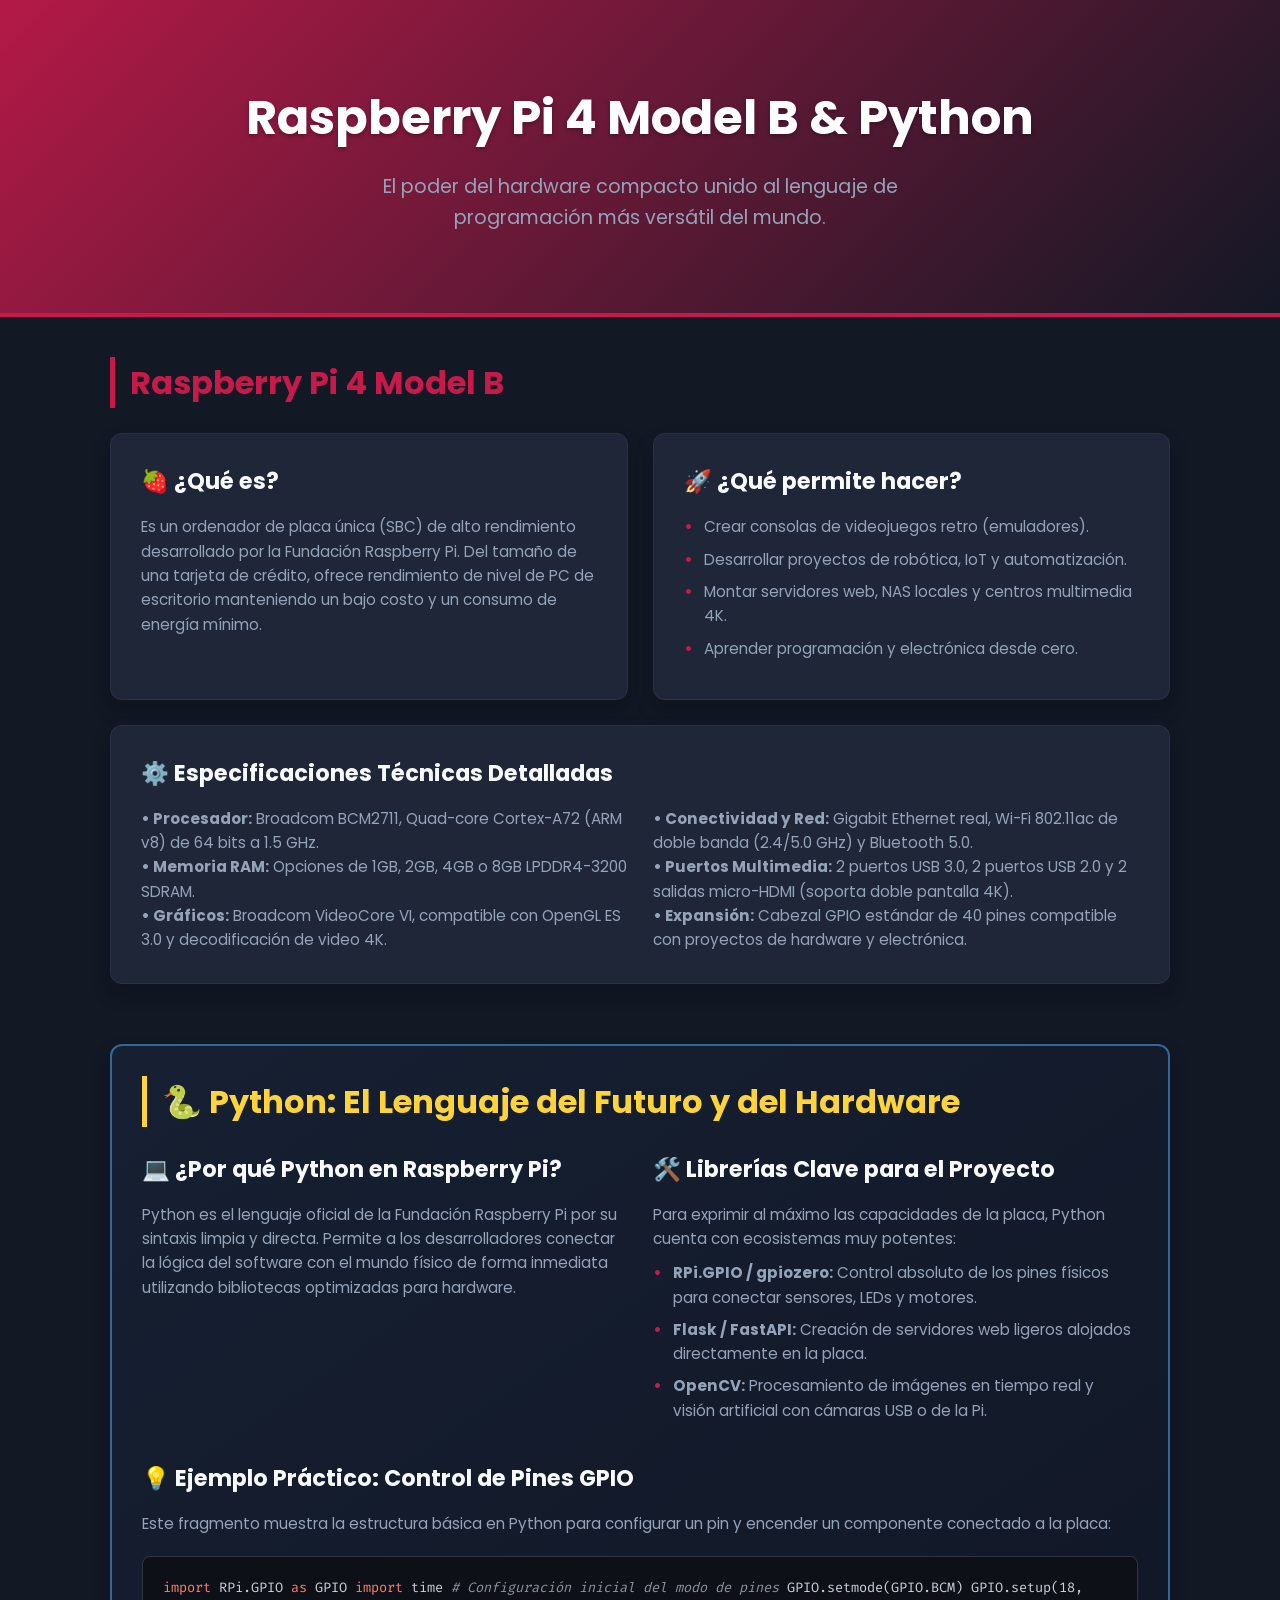
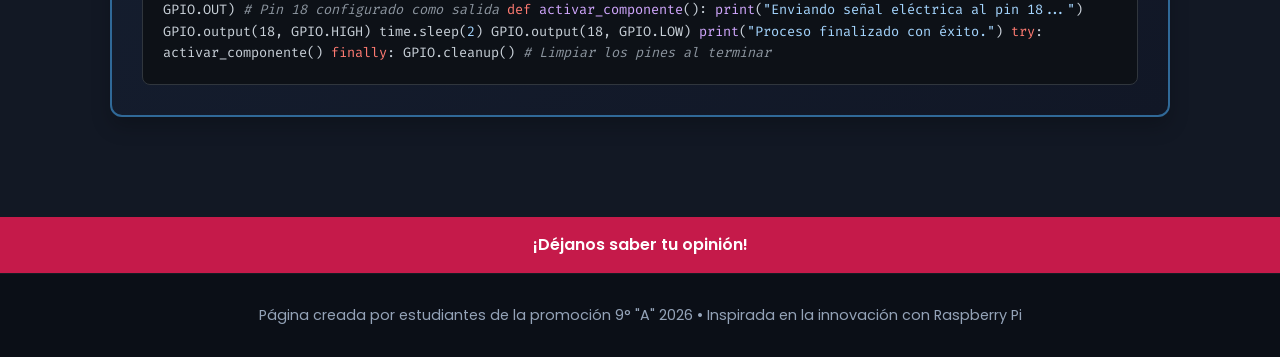
<file: index.html>
<!DOCTYPE html>
<html lang="es">
<head>
    <meta charset="UTF-8">
    <meta name="viewport" content="width=device-width, initial-scale=1.0">
    <title>Raspberry Pi 4 model B & Python | El Futuro del Código</title>
    
    <link href="https://fonts.googleapis.com/css2?family=Poppins:wght@300;400;600;700&family=Fira+Code:wght@400;600&display=swap" rel="stylesheet">
    
    <style>
        :root {
            --primary: #c51a4a;
            --primary-dark: #921033;
            --python-blue: #306998;
            --python-yellow: #ffd43b;
            --dark-bg: #121824;
            --card-bg: #1e2638;
            --text-light: #f8fafc;
            --text-muted: #94a3b8;
        }

        * {
            margin: 0;
            padding: 0;
            box-sizing: border-box;
        }

        body {
            font-family: 'Poppins', sans-serif;
            background-color: var(--dark-bg);
            color: var(--text-light);
            line-height: 1.6;
            overflow-x: hidden;
        }

        header {
            background: linear-gradient(135deg, rgba(197, 26, 74, 0.9), rgba(18, 24, 36, 0.9)), url('https://images.unsplash.com/photo-1629654297299-c8506221ca97?auto=format&fit=crop&w=1920&q=80') no-repeat center center/cover;
            padding: 80px 20px;
            text-align: center;
            border-bottom: 4px solid var(--primary);
        }

        header h1 {
            font-size: 3rem;
            font-weight: 700;
            margin-bottom: 15px;
            color: #fff;
            text-shadow: 0 2px 4px rgba(0,0,0,0.3);
        }

        header p {
            font-size: 1.2rem;
            color: var(--text-muted);
            max-width: 600px;
            margin: 0 auto;
        }

        .container {
            max-width: 1100px;
            margin: 0 auto;
            padding: 40px 20px;
        }

        section {
            margin-bottom: 60px;
        }

        h2 {
            font-size: 2rem;
            margin-bottom: 25px;
            color: var(--primary);
            border-left: 5px solid var(--primary);
            padding-left: 15px;
        }

        .grid-2 {
            display: grid;
            grid-template-columns: repeat(auto-fit, minmax(300px, 1fr));
            gap: 25px;
        }

        .card {
            background-color: var(--card-bg);
            border-radius: 12px;
            padding: 30px;
            box-shadow: 0 10px 20px rgba(0,0,0,0.2);
            transition: transform 0.3s ease, box-shadow 0.3s ease;
            border: 1px solid rgba(255,255,255,0.05);
        }

        .card:hover {
            transform: translateY(-5px);
            box-shadow: 0 15px 30px rgba(197, 26, 74, 0.2);
        }

        .card h3 {
            font-size: 1.4rem;
            margin-bottom: 15px;
            color: var(--text-light);
            display: flex;
            align-items: center;
            gap: 10px;
        }

        .card p, .card ul {
            color: var(--text-muted);
            font-size: 0.95rem;
        }

        .card ul {
            list-style-type: none;
            margin-top: 10px;
        }

        .card ul li {
            margin-bottom: 8px;
            position: relative;
            padding-left: 20px;
        }

        .card ul li::before {
            content: "•";
            color: var(--primary);
            font-weight: bold;
            position: absolute;
            left: 0;
        }

        .python-highlight {
            background: linear-gradient(145deg, #162032, #111726);
            border: 2px solid var(--python-blue);
        }

        .python-highlight h2 {
            color: var(--python-yellow);
            border-left-color: var(--python-yellow);
        }

        .code-box {
            background-color: #0d1117;
            border: 1px solid #30363d;
            border-radius: 8px;
            padding: 20px;
            font-family: 'Fira Code', monospace;
            font-size: 0.85rem;
            color: #c9d1d9;
            margin-top: 20px;
            overflow-x: auto;
        }

        .keyword { color: #ff7b72; }
        .string { color: #a5d6ff; }
        .func { color: #d2a8ff; }
        .comment { color: #8b949e; font-style: italic; }

        nav {
            background-color: var(--primary);
            padding: 15px 0;
            text-align: center;
        }

        nav ul {
            list-style: none;
            display: flex;
            justify-content: center;
            align-items: center;
            gap: 30px;
            flex-wrap: wrap;
        }

        nav ul li a {
            color: #fff;
            text-decoration: none;
            font-weight: 600;
            transition: color 0.3s ease;
        }

        nav ul li a:hover {
            color: var(--python-yellow);
        }

        .btn-logout {
            background-color: var(--primary-dark);
            padding: 8px 16px;
            border-radius: 6px;
            border: 1px solid rgba(255,255,255,0.2);
            transition: background-color 0.3s ease, transform 0.2s ease, box-shadow 0.3s ease !important;
        }

        .btn-logout:hover {
            background-color: #720c27;
            transform: translateY(-2px);
            box-shadow: 0 4px 12px rgba(0,0,0,0.3);
            color: #fff !important;
        }

        footer {
            text-align: center;
            padding: 30px;
            background-color: #0b0f17;
            color: var(--text-muted);
            font-size: 0.9rem;
            border-top: 1px solid rgba(255,255,255,0.05);
        }

        @media (max-width: 768px) {
            header h1 { font-size: 2.2rem; }
            .container { padding: 20px 15px; }
        }
    </style>
</head>
<body>

    <header>
        <h1>Raspberry Pi 4 Model B & Python</h1>
        <p>El poder del hardware compacto unido al lenguaje de programación más versátil del mundo.</p>
    </header>

    <div class="container">
        
        <section>
            <h2>Raspberry Pi 4 Model B</h2>
            <div class="grid-2">
                <div class="card">
                    <h3>🍓 ¿Qué es?</h3>
                    <p>Es un ordenador de placa única (SBC) de alto rendimiento desarrollado por la Fundación Raspberry Pi. Del tamaño de una tarjeta de crédito, ofrece rendimiento de nivel de PC de escritorio manteniendo un bajo costo y un consumo de energía mínimo.</p>
                </div>
                <div class="card">
                    <h3>🚀 ¿Qué permite hacer?</h3>
                    <ul>
                        <li>Crear consolas de videojuegos retro (emuladores).</li>
                        <li>Desarrollar proyectos de robótica, IoT y automatización.</li>
                        <li>Montar servidores web, NAS locales y centros multimedia 4K.</li>
                        <li>Aprender programación y electrónica desde cero.</li>
                    </ul>
                </div>
            </div>

            <div class="card" style="margin-top: 25px;">
                <h3>⚙️ Especificaciones Técnicas Detalladas</h3>
                <div class="grid-2" style="margin-top: 15px;">
                    <div>
                        <p><strong>• Procesador:</strong> Broadcom BCM2711, Quad-core Cortex-A72 (ARM v8) de 64 bits a 1.5 GHz.</p>
                        <p><strong>• Memoria RAM:</strong> Opciones de 1GB, 2GB, 4GB o 8GB LPDDR4-3200 SDRAM.</p>
                        <p><strong>• Gráficos:</strong> Broadcom VideoCore VI, compatible con OpenGL ES 3.0 y decodificación de video 4K.</p>
                    </div>
                    <div>
                        <p><strong>• Conectividad y Red:</strong> Gigabit Ethernet real, Wi-Fi 802.11ac de doble banda (2.4/5.0 GHz) y Bluetooth 5.0.</p>
                        <p><strong>• Puertos Multimedia:</strong> 2 puertos USB 3.0, 2 puertos USB 2.0 y 2 salidas micro-HDMI (soporta doble pantalla 4K).</p>
                        <p><strong>• Expansión:</strong> Cabezal GPIO estándar de 40 pines compatible con proyectos de hardware y electrónica.</p>
                    </div>
                </div>
            </div>
        </section>

        <section class="python-highlight card">
            <h2>🐍 Python: El Lenguaje del Futuro y del Hardware</h2>
            <div class="grid-2" style="margin-top: 20px;">
                <div>
                    <h3>💻 ¿Por qué Python en Raspberry Pi?</h3>
                    <p>Python es el lenguaje oficial de la Fundación Raspberry Pi por su sintaxis limpia y directa. Permite a los desarrolladores conectar la lógica del software con el mundo físico de forma inmediata utilizando bibliotecas optimizadas para hardware.</p>
                </div>
                <div>
                    <h3>🛠️ Librerías Clave para el Proyecto</h3>
                    <p>Para exprimir al máximo las capacidades de la placa, Python cuenta con ecosistemas muy potentes:</p>
                    <ul style="margin-top: 10px;">
                        <li><strong>RPi.GPIO / gpiozero:</strong> Control absoluto de los pines físicos para conectar sensores, LEDs y motores.</li>
                        <li><strong>Flask / FastAPI:</strong> Creación de servidores web ligeros alojados directamente en la placa.</li>
                        <li><strong>OpenCV:</strong> Procesamiento de imágenes en tiempo real y visión artificial con cámaras USB o de la Pi.</li>
                    </ul>
                </div>
            </div>

            <div style="margin-top: 30px;">
                <h3>💡 Ejemplo Práctico: Control de Pines GPIO</h3>
                <p>Este fragmento muestra la estructura básica en Python para configurar un pin y encender un componente conectado a la placa:</p>
            </div>

            <div class="code-box">
<span class="keyword">import</span> RPi.GPIO <span class="keyword">as</span> GPIO
<span class="keyword">import</span> time

<span class="comment"># Configuración inicial del modo de pines</span>
GPIO.setmode(GPIO.BCM)
GPIO.setup(18, GPIO.OUT) <span class="comment"># Pin 18 configurado como salida</span>

<span class="keyword">def</span> <span class="func">activar_componente</span>():
    <span class="func">print</span>(<span class="string">"Enviando señal eléctrica al pin 18..."</span>)
    GPIO.output(18, GPIO.HIGH)
    time.sleep(<span class="string">2</span>)
    GPIO.output(18, GPIO.LOW)
    <span class="func">print</span>(<span class="string">"Proceso finalizado con éxito."</span>)

<span class="keyword">try</span>:
    activar_componente()
<span class="keyword">finally</span>:
    GPIO.cleanup() <span class="comment"># Limpiar los pines al terminar</span>
            </div>
        </section>

    </div>

    <nav>
        <ul>
            <li>
                <a href="/Raspberry-Pi/opinion/otra.html">¡Déjanos saber tu opinión!</a>
            </li>
        </ul>
    </nav>

    <footer>
        <p>Página creada por estudiantes de la promoción 9° "A" 2026 • Inspirada en la innovación con Raspberry Pi</p>
    </footer>

</body>
</html>
</file>
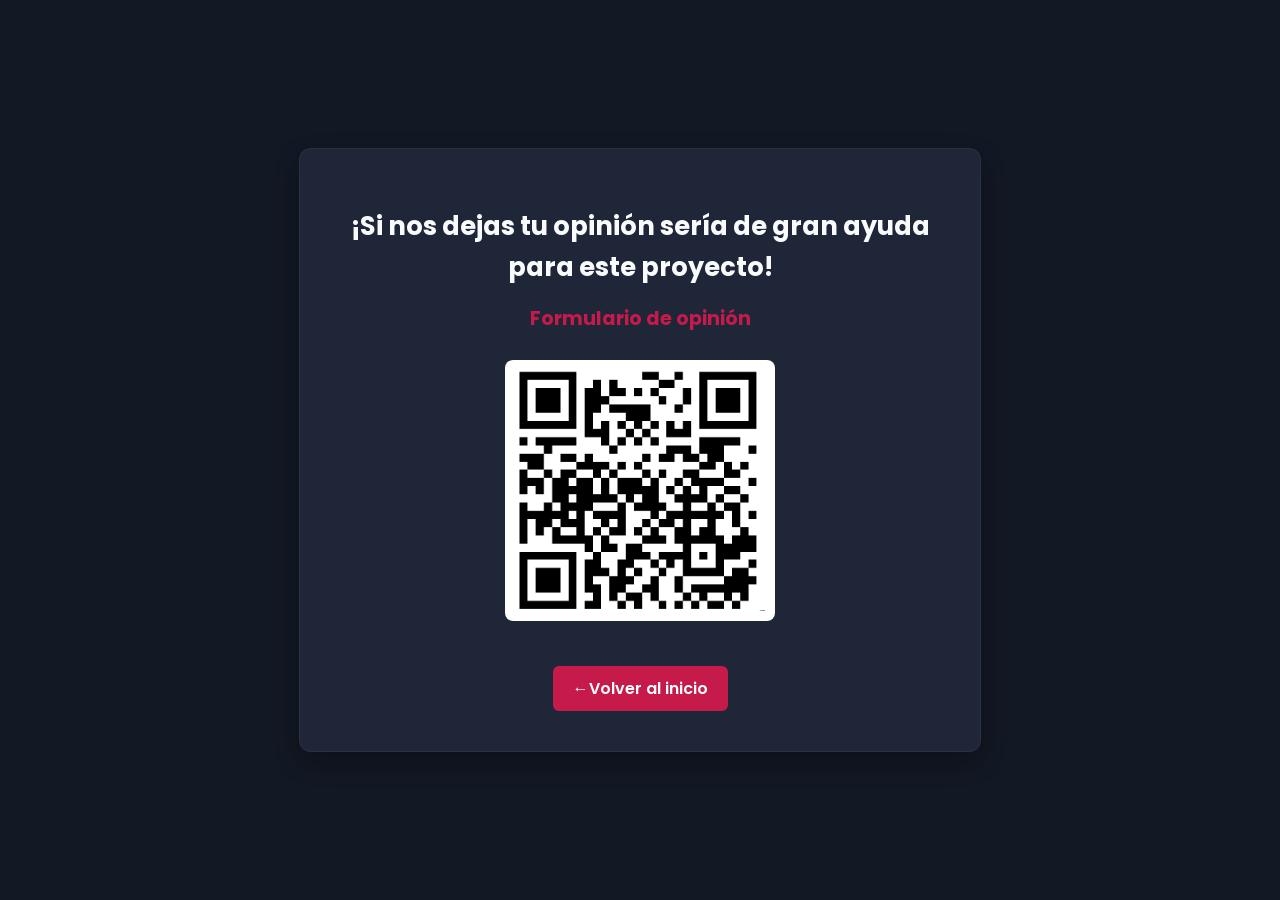
<file: opinion/otra.html>
<!DOCTYPE html>
<html lang="es">
<head>
    <meta charset="UTF-8">
    <meta name="viewport" content="width=device-width, initial-scale=1.0">
    <title>Opinión - Raspberry Pi & Python</title>
    <link href="https://fonts.googleapis.com/css2?family=Poppins:wght@300;400;600;700&display=swap" rel="stylesheet">
    <style>
        :root {
            --primary: #c51a4a;
            --primary-dark: #921033;
            --python-blue: #306998;
            --python-yellow: #ffd43b;
            --dark-bg: #121824;
            --card-bg: #1e2638;
            --text-light: #f8fafc;
            --text-muted: #94a3b8;
        }

        body {
            font-family: 'Poppins', sans-serif;
            background-color: var(--dark-bg);
            color: var(--text-light);
            line-height: 1.6;
            overflow-x: hidden;
            display: flex;
            justify-content: center;
            align-items: center;
            height: 100vh;
            margin: 0;
        }

        .opinion-card {
            background-color: var(--card-bg);
            padding: 40px;
            border-radius: 12px;
            box-shadow: 0 10px 25px rgba(0,0,0,0.3);
            border: 1px solid rgba(255,255,255,0.05);
            text-align: center;
            max-width: 600px;
            width: 90%;
        }

        h1 {
            font-size: 1.6rem;
            color: var(--text-light);
            margin-bottom: 15px;
        }

        h2 {
            font-size: 1.2rem;
            color: var(--primary);
            margin-bottom: 25px;
        }   

        img {
            display: block;
            margin: 20px auto;
            width: 100%;
            max-width: 250px;
            height: auto;
            border-radius: 8px;
            background: #fff;
            padding: 10px;
        }

        .btn-back {
            display: inline-block;
            margin-top: 25px;
            padding: 10px 20px;
            background-color: var(--primary);
            color: white;
            text-decoration: none;
            border-radius: 6px;
            font-weight: 600;
            transition: background-color 0.3s ease, transform 0.2s ease, box-shadow 0.3s ease;
        }

        .btn-back:hover {
            background-color: var(--primary-dark);
            transform: translateY(-2px);
            box-shadow: 0 8px 20px rgba(197, 26, 74, 0.4);
        }
    </style>
</head>
<body>

    <div class="opinion-card">
        <h1>¡Si nos dejas tu opinión sería de gran ayuda para este proyecto!</h1>
        <h2>Formulario de opinión</h2>
        <img src="Qr.png" alt="Código QR para acceder al formulario de opinión">
        
        <div>
         <a href="../index.html" class="btn-back">←Volver al inicio</a>
        </div>
    </div>

</body>
</html>
</file>
